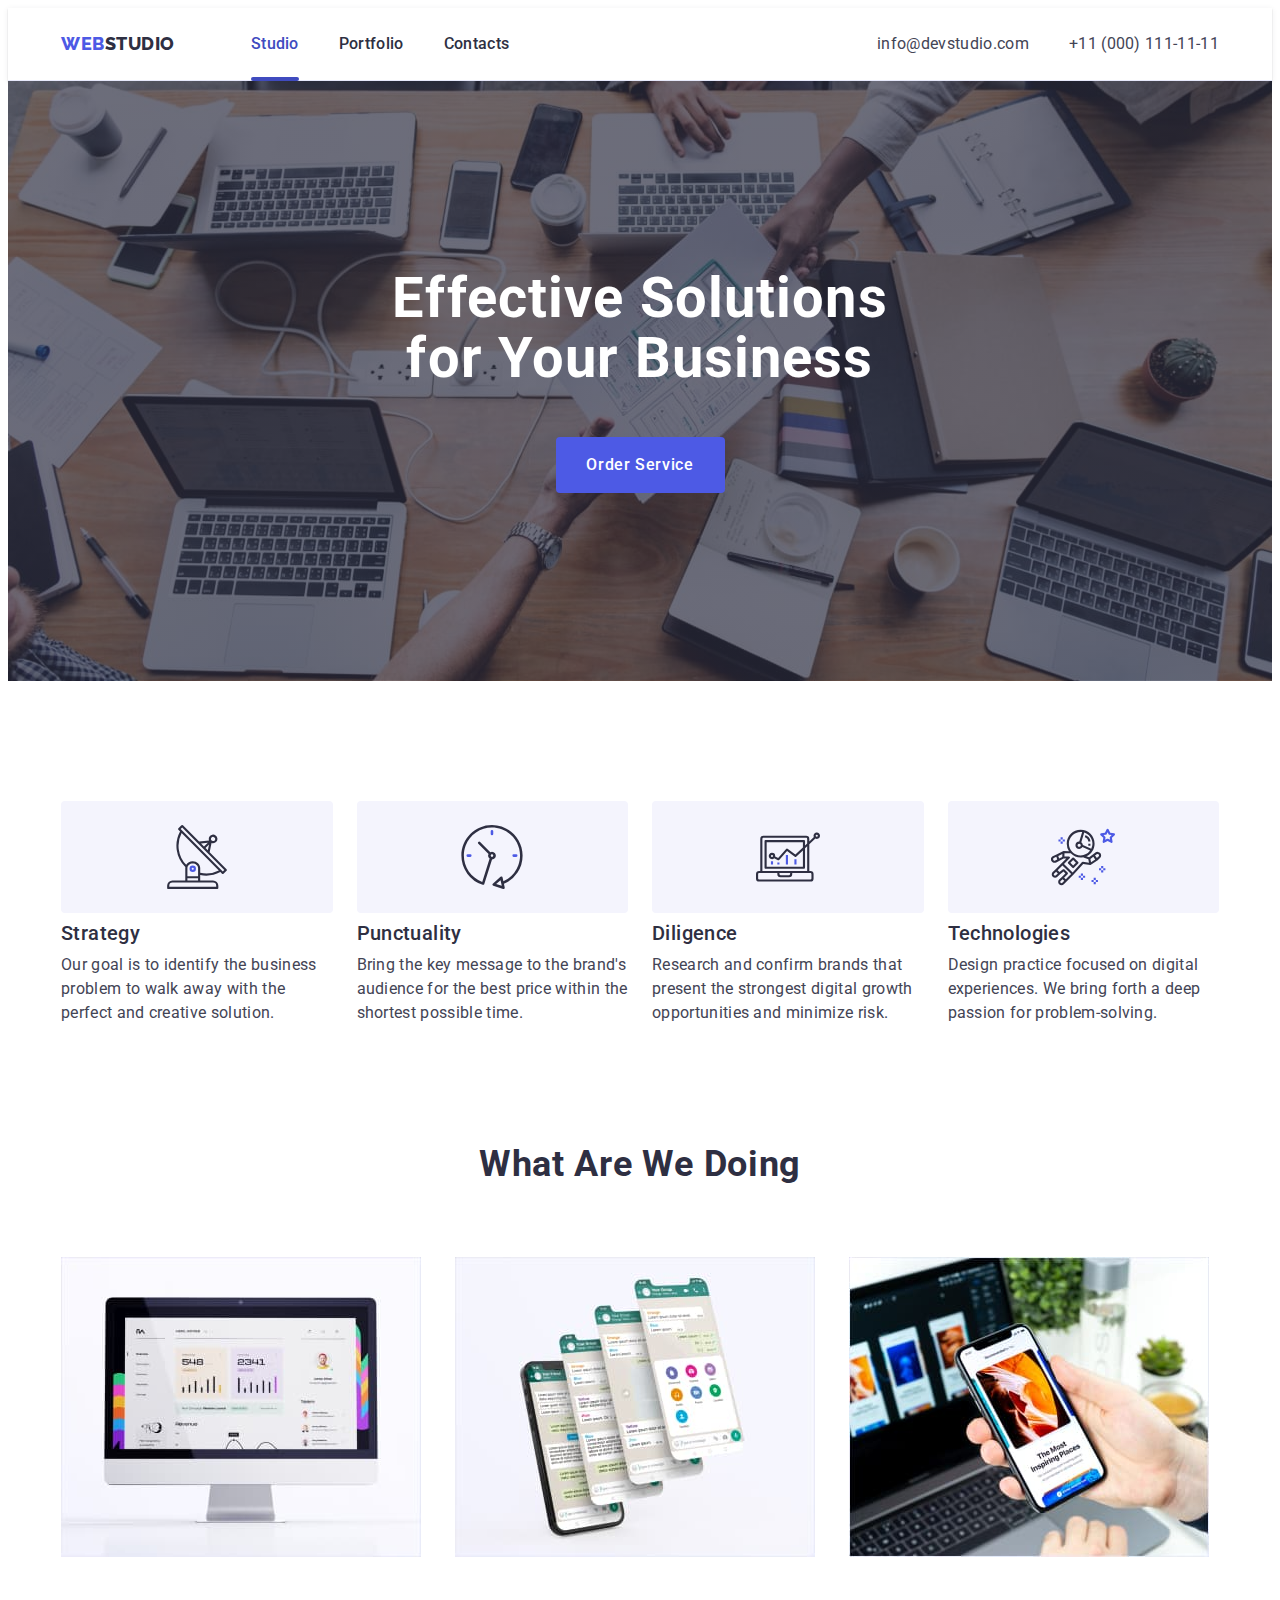
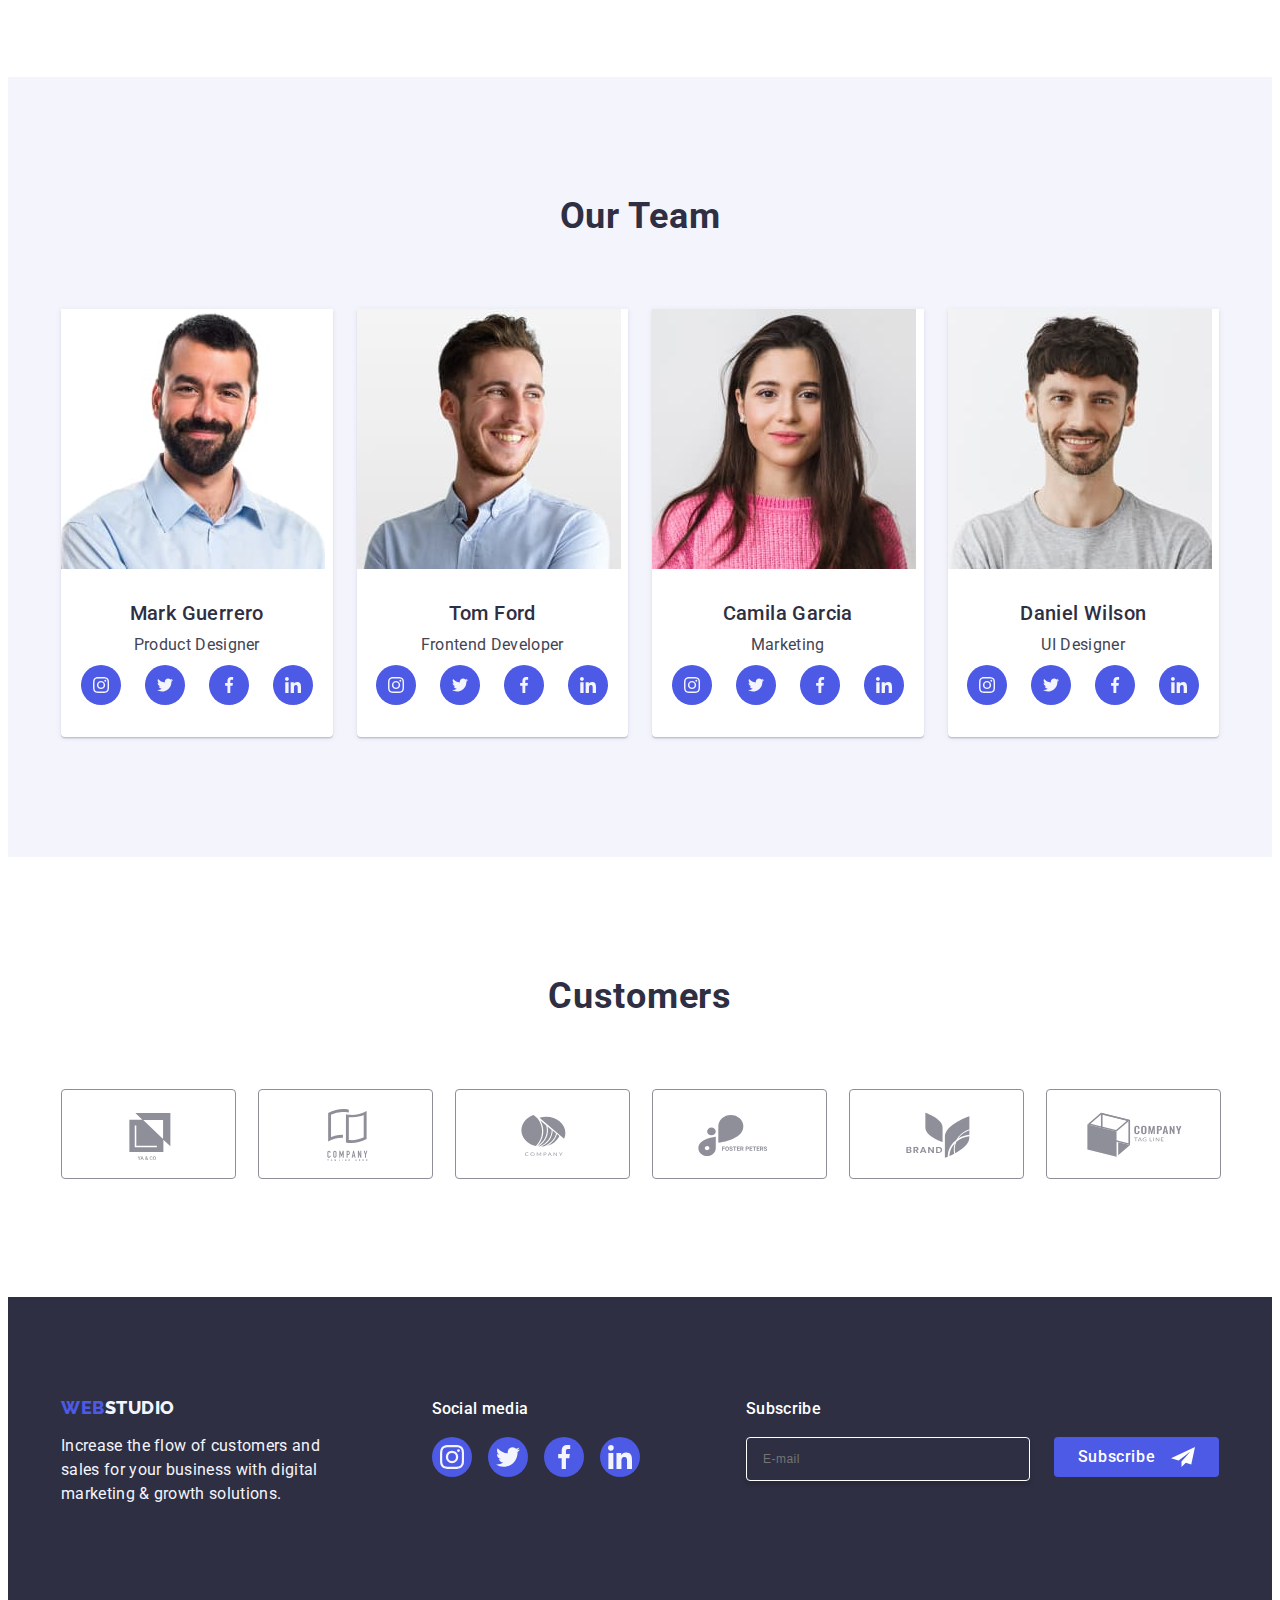
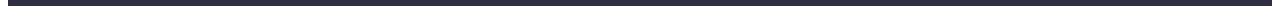
<file: index.html>
<!DOCTYPE html>
<html lang="en">
  <head>
    <meta charset="utf-8" />
    <meta name="description" content="Web studio page" />
    <title>WebStudio</title>
    <link
      rel="stylesheet"
      href="https://cdnjs.cloudflare.com/ajax/libs/modern-normalize/2.0.0/modern-normalize.min.css"
      integrity="sha512-4xo8blKMVCiXpTaLzQSLSw3KFOVPWhm/TRtuPVc4WG6kUgjH6J03IBuG7JZPkcWMxJ5huwaBpOpnwYElP/m6wg=="
      crossorigin="anonymous"
      referrerpolicy="no-referrer"
    />
    <link rel="stylesheet" href="./css/styles.css" />
    <link rel="preconnect" href="https://fonts.gstatic.com" />
    <link rel="preconnect" href="https://fonts.googleapis.com" />
    <link
      href="https://fonts.googleapis.com/css2?family=Raleway:wght@800&family=Roboto:wght@400;500;700;900&display=swap"
      rel="stylesheet"
    />
  </head>
  <body>
    <header class="header">
      <div class="div-header container">
        <nav class="nav-header">
          <a href="./index.html" class="logo link"
            >Web<span class="logo-secondary">Studio</span></a
          >
          <ul class="list menu">
            <li>
              <a href="./index.html" class="list-item link link-active class"
                >Studio</a
              >
            </li>
            <li>
              <a href="./portfolio.html" class="list-item link">Portfolio</a>
            </li>
            <li>
              <a href="" class="list-item link">Contacts</a>
            </li>
          </ul>
        </nav>
        <address class="address">
          <ul class="list address-list">
            <li>
              <a href="mailto:info@devstudio.com" class="address-list-item link"
                >info@devstudio.com</a
              >
            </li>
            <li>
              <a href="tel:+110001111111" class="address-list-item link"
                >+11 (000) 111-11-11</a
              >
            </li>
          </ul>
        </address>
      </div>
    </header>
    <main>
      <section class="main-banner section main-banner-background">
        <div class="container">
          <h1 class="main-banner-header">
            Effective Solutions for Your Business
          </h1>
          <button type="button" class="main-banner-button" data-modal-open>
            Order Service
          </button>
        </div>
      </section>
      <section class="section">
        <div class="container">
          <h2 class="visually-hidden">Header2</h2>
          <ul class="list characteristics-list">
            <li class="characteristics-list-item">
              <div class="icons">
                <svg width="64" height="64">
                  <use href="./images/icons.svg#icon-antenna-1"></use>
                </svg>
              </div>
              <h3 class="characteristics-list-item-header">Strategy</h3>
              <p class="characteristics-list-item-description">
                Our goal is to identify the business problem to walk away with
                the perfect and creative solution.
              </p>
            </li>
            <li class="characteristics-list-item">
              <div class="icons">
                <svg width="64" height="64">
                  <use href="./images/icons.svg#icon-clock-1"></use>
                </svg>
              </div>
              <h3 class="characteristics-list-item-header">Punctuality</h3>
              <p class="characteristics-list-item-description">
                Bring the key message to the brand's audience for the best price
                within the shortest possible time.
              </p>
            </li>
            <li class="characteristics-list-item">
              <div class="icons">
                <svg width="64" height="64">
                  <use href="./images/icons.svg#icon-diagram-1"></use>
                </svg>
              </div>
              <h3 class="characteristics-list-item-header">Diligence</h3>
              <p class="characteristics-list-item-description">
                Research and confirm brands that present the strongest digital
                growth opportunities and minimize risk.
              </p>
            </li>
            <li class="characteristics-list-item">
              <div class="icons">
                <svg width="64" height="64">
                  <use href="./images/icons.svg#icon-astronaut-1"></use>
                </svg>
              </div>
              <h3 class="characteristics-list-item-header">Technologies</h3>
              <p class="characteristics-list-item-description">
                Design practice focused on digital experiences. We bring forth a
                deep passion for problem-solving.
              </p>
            </li>
          </ul>
        </div>
      </section>
      <section class="section secondary-list-section">
        <div class="container">
          <h2 class="secondary-list-header">What are we doing</h2>
          <ul class="list secondary-list">
            <li class="secondary-list-item">
              <img
                src="./images/Rectangle71(1).jpg"
                alt="Computer screen showing statistics"
                width="360"
                height="300"
              />
            </li>
            <li class="secondary-list-item">
              <img
                src="./images/img2(1).jpg"
                alt="Multiple layers of a phone screen"
                width="360"
                height="300"
              />
            </li>
            <li class="secondary-list-item">
              <img
                src="./images/img3(1).jpg"
                alt="A hand holding a phone over a laptop"
                width="360"
                height="300"
              />
            </li>
          </ul>
        </div>
      </section>
      <section class="fourth-section section">
        <div class="container">
          <h2 class="secondary-list-header">Our Team</h2>
          <ul class="list main-list">
            <li class="main-list-element">
              <img
                src="./images/img(4).jpg"
                alt="a smiling man with dark hair and beard wearing a light blue shirt"
                width="264"
                height="260"
              />
              <div class="employee">
                <h3 class="main-list-item">Mark Guerrero</h3>
                <p class="main-list-item-description">Product Designer</p>
                <ul class="icon-list">
                  <li class="social-media">
                    <a href="" class="social-media-link">
                      <svg class="social-media-icon" width="16" height="16">
                        <use
                          href="./images/icons.svg#icon-instagram-2"
                        ></use></svg
                    ></a>
                  </li>
                  <li class="social-media">
                    <a href="" class="social-media-link">
                      <svg class="social-media-icon" width="16" height="16">
                        <use
                          href="./images/icons.svg#icon-twitter-1"
                        ></use></svg
                    ></a>
                  </li>
                  <li class="social-media">
                    <a href="" class="social-media-link">
                      <svg class="social-media-icon" width="16" height="16">
                        <use
                          href="./images/icons.svg#icon-facebook-1"
                        ></use></svg
                    ></a>
                  </li>
                  <li class="social-media">
                    <a href="" class="social-media-link">
                      <svg class="social-media-icon" width="16" height="16">
                        <use
                          href="./images/icons.svg#icon-linkedin-1"
                        ></use></svg
                    ></a>
                  </li>
                </ul>
              </div>
            </li>
            <li class="main-list-element">
              <img
                src="./images/img(1)(1).jpg"
                alt="a smiling man with dark hair and beard wearing a light blue shirt"
                width="264"
                height="260"
              />
              <div class="employee">
                <h3 class="main-list-item">Tom Ford</h3>
                <p class="main-list-item-description">Frontend Developer</p>
                <ul class="icon-list">
                  <li class="social-media">
                    <a href="" class="social-media-link">
                      <svg class="social-media-icon" width="16" height="16">
                        <use
                          href="./images/icons.svg#icon-instagram-2"
                        ></use></svg
                    ></a>
                  </li>
                  <li class="social-media">
                    <a href="" class="social-media-link">
                      <svg class="social-media-icon" width="16" height="16">
                        <use
                          href="./images/icons.svg#icon-twitter-1"
                        ></use></svg
                    ></a>
                  </li>
                  <li class="social-media">
                    <a href="" class="social-media-link">
                      <svg class="social-media-icon" width="16" height="16">
                        <use
                          href="./images/icons.svg#icon-facebook-1"
                        ></use></svg
                    ></a>
                  </li>
                  <li class="social-media">
                    <a href="" class="social-media-link">
                      <svg class="social-media-icon" width="16" height="16">
                        <use
                          href="./images/icons.svg#icon-linkedin-1"
                        ></use></svg
                    ></a>
                  </li>
                </ul>
              </div>
            </li>
            <li class="main-list-element">
              <img
                src="./images/img(2)(1).jpg"
                alt="a smiling woman with long dark hair wearing a pink sweater"
                width="264"
                height="260"
              />
              <div class="employee">
                <h3 class="main-list-item">Camila Garcia</h3>
                <p class="main-list-item-description">Marketing</p>
                <ul class="icon-list">
                  <li class="social-media">
                    <a href="" class="social-media-link">
                      <svg class="social-media-icon" width="16" height="16">
                        <use
                          href="./images/icons.svg#icon-instagram-2"
                        ></use></svg
                    ></a>
                  </li>
                  <li class="social-media">
                    <a href="" class="social-media-link">
                      <svg class="social-media-icon" width="16" height="16">
                        <use
                          href="./images/icons.svg#icon-twitter-1"
                        ></use></svg
                    ></a>
                  </li>
                  <li class="social-media">
                    <a href="" class="social-media-link">
                      <svg class="social-media-icon" width="16" height="16">
                        <use
                          href="./images/icons.svg#icon-facebook-1"
                        ></use></svg
                    ></a>
                  </li>
                  <li class="social-media">
                    <a href="" class="social-media-link">
                      <svg class="social-media-icon" width="16" height="16">
                        <use
                          href="./images/icons.svg#icon-linkedin-1"
                        ></use></svg
                    ></a>
                  </li>
                </ul>
              </div>
            </li>
            <li class="main-list-element">
              <img
                src="./images/img(3)(1).jpg"
                alt="a smiling man with a beard and dark hair wearing a gray shirt"
                width="264"
                height="260"
              />
              <div class="employee">
                <h3 class="main-list-item">Daniel Wilson</h3>
                <p class="main-list-item-description">UI Designer</p>
                <ul class="icon-list">
                  <li class="social-media">
                    <a href="" class="social-media-link">
                      <svg class="social-media-icon" width="16" height="16">
                        <use
                          href="./images/icons.svg#icon-instagram-2"
                        ></use></svg
                    ></a>
                  </li>
                  <li class="social-media">
                    <a href="" class="social-media-link">
                      <svg class="social-media-icon" width="16" height="16">
                        <use
                          href="./images/icons.svg#icon-twitter-1"
                        ></use></svg
                    ></a>
                  </li>
                  <li class="social-media">
                    <a href="" class="social-media-link">
                      <svg class="social-media-icon" width="16" height="16">
                        <use
                          href="./images/icons.svg#icon-facebook-1"
                        ></use></svg
                    ></a>
                  </li>
                  <li class="social-media">
                    <a href="" class="social-media-link">
                      <svg class="social-media-icon" width="16" height="16">
                        <use
                          href="./images/icons.svg#icon-linkedin-1"
                        ></use></svg
                    ></a>
                  </li>
                </ul>
              </div>
            </li>
          </ul>
        </div>
      </section>
      <section class="customers-section section">
        <div class="container">
          <h2 class="secondary-list-header">Customers</h2>
          <ul class="customers-list">
            <li class="customers-list-item">
              <a href="" class="customers-list-link">
                <svg width="104" height="56" class="customers-list-icon">
                  <use href="./images/icons.svg#icon-Logo"></use></svg
              ></a>
            </li>
            <li class="customers-list-item">
              <a href="" class="customers-list-link">
                <svg width="104" height="56" class="customers-list-icon">
                  <use href="./images/icons.svg#icon-Logo-1"></use></svg
              ></a>
            </li>
            <li class="customers-list-item">
              <a href="" class="customers-list-link">
                <svg width="104" height="56" class="customers-list-icon">
                  <use href="./images/icons.svg#icon-Logo-2"></use></svg
              ></a>
            </li>
            <li class="customers-list-item">
              <a href="" class="customers-list-link">
                <svg width="104" height="56" class="customers-list-icon">
                  <use href="./images/icons.svg#icon-Logo-3"></use></svg
              ></a>
            </li>
            <li class="customers-list-item">
              <a href="" class="customers-list-link">
                <svg width="104" height="56" class="customers-list-icon">
                  <use href="./images/icons.svg#icon-Logo-4"></use></svg
              ></a>
            </li>
            <li class="customers-list-item">
              <a href="" class="customers-list-link">
                <svg width="104" height="56" class="customers-list-icon">
                  <use href="./images/icons.svg#icon-Logo-5"></use></svg
              ></a>
            </li>
          </ul>
        </div>
      </section>
    </main>
    <footer class="footer">
      <div class="container footer-secondary">
        <div class="footer-logo">
          <a href="./index.html" class="logo link footer-link"
            >Web<span class="logo-secondary-footer">Studio</span></a
          >
          <p class="footer-description">
            Increase the flow of customers and sales for your business with
            digital marketing & growth solutions.
          </p>
        </div>
        <div>
          <p class="footer-header">Social media</p>
          <ul class="icon-list-footer">
            <li class="icon-list-footer-item">
              <a href="" class="icon-list-footer-link">
                <svg class="icon" height="24" width="24">
                  <use href="./images/icons.svg#icon-instagram-2"></use></svg
              ></a>
            </li>
            <li class="icon-list-footer-item">
              <a href="" class="icon-list-footer-link">
                <svg class="icon" height="24" width="24">
                  <use href="./images/icons.svg#icon-twitter-1"></use></svg
              ></a>
            </li>
            <li class="icon-list-footer-item">
              <a href="" class="icon-list-footer-link">
                <svg class="icon" height="24" width="24">
                  <use href="./images/icons.svg#icon-facebook-1"></use></svg
              ></a>
            </li>
            <li class="icon-list-footer-item">
              <a href="" class="icon-list-footer-link">
                <svg class="icon" height="24" width="24">
                  <use href="./images/icons.svg#icon-linkedin-1"></use></svg
              ></a>
            </li>
          </ul>
        </div>
        <div class="subscription">
          <p class="subscription-text">Subscribe</p>
          <form name="substribtion-form" class="subscription-form">
            <label class="subscription-label">
              <input
                type="email"
                name="email"
                placeholder="E-mail"
                class="subscription-input"
            /></label>
            <button type="submit" class="subscription-button">
              Subscribe<svg class="foot-svg" width="24" height="24">
                <use href="./images/forms-svgs.svg#icon-icon-send"></use>
              </svg>
            </button>
          </form>
        </div>
      </div>
    </footer>
    <div class="modal is-hidden" data-modal>
      <div class="modal-window">
        <button type="button" data-modal-close class="modal-button">
          <svg class="modal-svg" height="8" width="8">
            <use href="./images/symbol-defs.svg#icon-VectorModal"></use>
          </svg>
        </button>
        <p class="contacts-form">
          Leave your contacts and we will call you back
        </p>
        <form class="form-start">
          <div class="form-point">
            <label class="form-label" for="user-name">Name</label>
            <div class="form-div">
              <input
                type="text"
                name="user-name"
                id="user-name"
                class="form-input"
                required
              />
              <svg class="form-svg" width="18" height="24">
                <use
                  href="./images/forms-svgs.svg#icon-person-black-18dp-1"
                ></use>
              </svg>
            </div>
          </div>
          <div class="form-point">
            <label class="form-label" for="phone-number">Phone</label>
            <div class="form-div">
              <input
                type="tel"
                name="phone"
                id="phone-number"
                class="form-input"
                required
              /><svg class="form-svg" width="18" height="24">
                <use
                  href="./images/forms-svgs.svg#icon-phone-black-18dp-1"
                ></use>
              </svg>
            </div>
          </div>
          <div class="form-point">
            <label class="form-label" for="email-address">Email</label>
            <div class="form-div">
              <input
                type="email"
                name="email"
                id="email-address"
                class="form-input"
                required
              /><svg class="form-svg" width="18" height="24">
                <use
                  href="./images/forms-svgs.svg#icon-email-black-18dp-1"
                ></use>
              </svg>
            </div>
          </div>
          <div class="form-point-comment">
            <label class="form-label" for="user-comment">Comment</label>
            <textarea
              class="modal-window-form-textarea"
              id="user-comment"
              name="user-comment"
              placeholder="Text input"
              required
            ></textarea>
          </div>
          <div class="form-checkbox">
            <input
              type="checkbox"
              name="user-privacy"
              value="true"
              id="user-privacy"
              class="form-privacy-policy visually-hidden"
              required
            /><label class="form-checkbox-label" for="user-privacy"
              ><span class="form-checkbox-privacy-policy"
                ><svg class="privacy-policy-icon" width="10" height="8">
                  <use
                    href="./images/forms-svgs.svg#icon-Vector"
                  ></use></svg></span
              >I accept the terms and conditions of the
              <a href="" class="privacy-policy-link">Privacy Policy</a></label
            >
          </div>
          <button type="submit" class="form-button">Send</button>
        </form>
      </div>
    </div>
    <script src="./js/modal.js"></script>
    <script src="./js/mobile-menu.js"></script>
  </body>
</html>
</file>
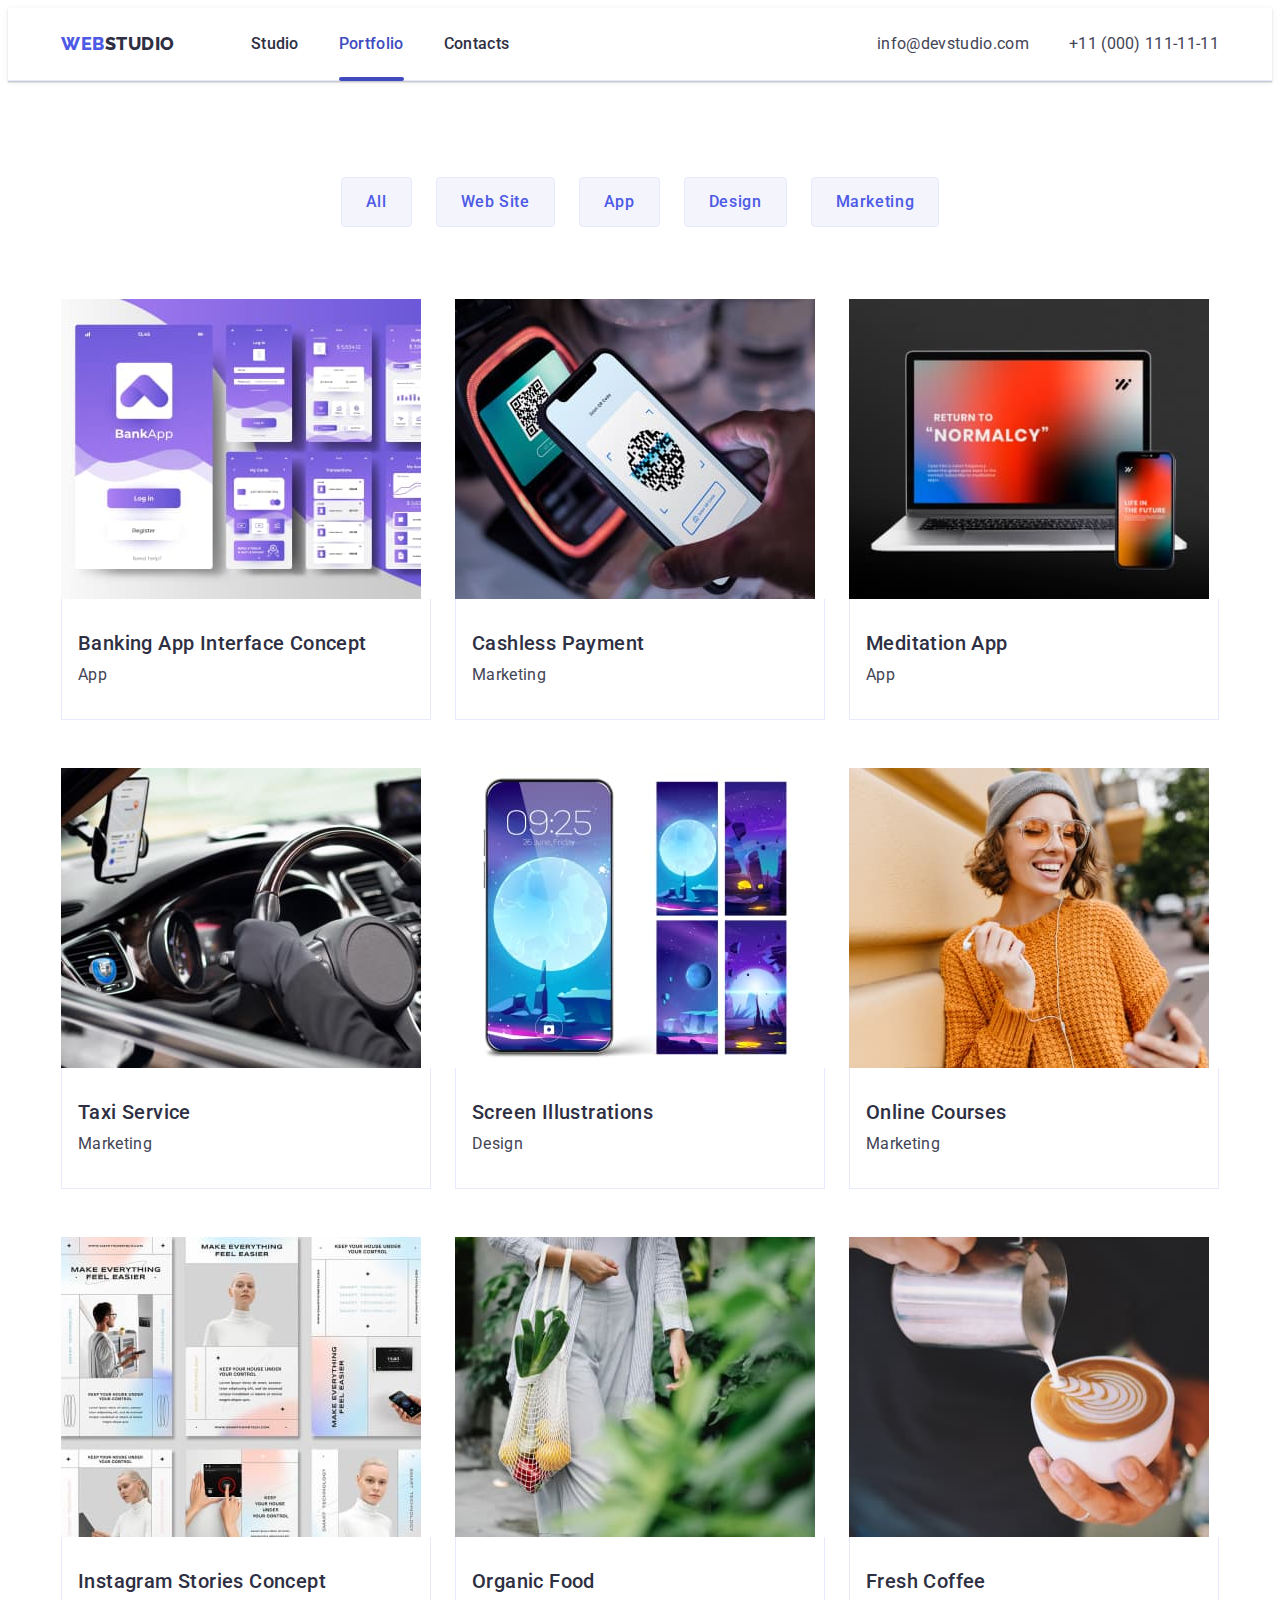
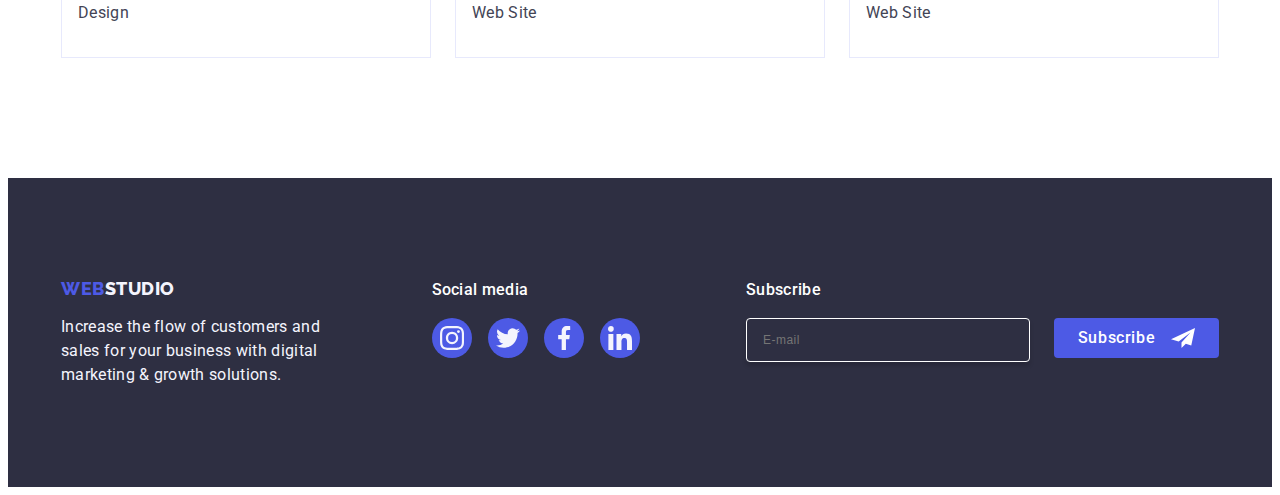
<file: portfolio.html>
<!DOCTYPE html>
<html lang="en">
  <head>
    <meta charset="utf-8" />
    <meta name="description" content="Web studio page" />
    <title>WebStudio</title>
    <link
      rel="stylesheet"
      href="https://cdnjs.cloudflare.com/ajax/libs/modern-normalize/2.0.0/modern-normalize.min.css"
      integrity="sha512-4xo8blKMVCiXpTaLzQSLSw3KFOVPWhm/TRtuPVc4WG6kUgjH6J03IBuG7JZPkcWMxJ5huwaBpOpnwYElP/m6wg=="
      crossorigin="anonymous"
      referrerpolicy="no-referrer"
    />
    <link rel="stylesheet" href="./css/styles.css" />
    <link rel="preconnect" href="https://fonts.gstatic.com" />
    <link rel="preconnect" href="https://fonts.googleapis.com" />
    <link
      href="https://fonts.googleapis.com/css2?family=Raleway:wght@800&family=Roboto:wght@400;500;700;900&display=swap"
      rel="stylesheet"
    />
  </head>
  <body>
    <header class="header">
      <div class="div-header container">
        <nav class="nav-header">
          <a href="./index.html" class="logo link"
            >Web<span class="logo-secondary">Studio</span></a
          >
          <ul class="list menu">
            <li>
              <a href="./index.html" class="list-item link">Studio</a>
            </li>
            <li>
              <a
                href="./portfolio.html"
                class="list-item link link-active class"
                >Portfolio</a
              >
            </li>
            <li>
              <a href="" class="list-item link">Contacts</a>
            </li>
          </ul>
        </nav>
        <address class="address">
          <ul class="list address-list">
            <li>
              <a href="mailto:info@devstudio.com" class="address-list-item link"
                >info@devstudio.com</a
              >
            </li>
            <li>
              <a href="tel:+110001111111" class="address-list-item link"
                >+11 (000) 111-11-11</a
              >
            </li>
          </ul>
        </address>
      </div>
    </header>
    <main>
      <section class="section portfolio-main">
        <div class="container">
          <h1 class="visually-hidden">Header2</h1>
          <ul class="list button-list">
            <li><button type="button" class="button-list-item">All</button></li>
            <li>
              <button type="button" class="button-list-item">Web Site</button>
            </li>
            <li>
              <button type="button" class="button-list-item">App</button>
            </li>
            <li>
              <button type="button" class="button-list-item">Design</button>
            </li>
            <li>
              <button type="button" class="button-list-item">Marketing</button>
            </li>
          </ul>
          <ul class="list portfolio-list">
            <li class="portfolio-list-flex">
              <a href="" class="link portfolio-link">
                <div class="portfolio-list-image">
                  <img
                    src="./images/screens.jpg"
                    alt="various screens of an app concept"
                    width="360"
                    height="300"
                  />
                  <p class="portfolio-list-image-text">
                    14 Stylish and User-Friendly App Design Concepts · Task
                    Manager App · Calorie Tracker App · Exotic Fruit Ecommerce
                    App · Cloud Storage App
                  </p>
                </div>
                <div class="portfolio-list-description">
                  <h2 class="portfolio-list-item">
                    Banking App Interface Concept
                  </h2>
                  <p class="portfolio-category">App</p>
                </div></a
              >
            </li>
            <li class="portfolio-list-flex">
              <a href="" class="link portfolio-link">
                <div class="portfolio-list-image">
                  <img
                    src="./images/cashless.jpg"
                    alt="a smartphone paying with a QR code"
                    width="360"
                    height="300"
                  />
                  <p class="portfolio-list-image-text">
                    14 Stylish and User-Friendly App Design Concepts · Task
                    Manager App · Calorie Tracker App · Exotic Fruit Ecommerce
                    App · Cloud Storage App
                  </p>
                </div>
                <div class="portfolio-list-description">
                  <h2 class="portfolio-list-item">Cashless Payment</h2>
                  <p class="portfolio-category">Marketing</p>
                </div></a
              >
            </li>
            <li class="portfolio-list-flex">
              <a href="" class="link portfolio-link">
                <div class="portfolio-list-image">
                  <img
                    src="./images/laptop.jpg"
                    alt="a laptop and a smartphone showing an app screen"
                    width="360"
                    height="300"
                  />
                  <p class="portfolio-list-image-text">
                    14 Stylish and User-Friendly App Design Concepts · Task
                    Manager App · Calorie Tracker App · Exotic Fruit Ecommerce
                    App · Cloud Storage App
                  </p>
                </div>
                <div class="portfolio-list-description">
                  <h2 class="portfolio-list-item">Meditation App</h2>
                  <p class="portfolio-category">App</p>
                </div></a
              >
            </li>
            <li class="portfolio-list-flex">
              <a href="" class="link portfolio-link">
                <div class="portfolio-list-image">
                  <img
                    src="./images/car.jpg"
                    alt="an inside of a car and a smartphone above the steering wheel"
                    width="360"
                    height="300"
                  />
                  <p class="portfolio-list-image-text">
                    14 Stylish and User-Friendly App Design Concepts · Task
                    Manager App · Calorie Tracker App · Exotic Fruit Ecommerce
                    App · Cloud Storage App
                  </p>
                </div>
                <div class="portfolio-list-description">
                  <h2 class="portfolio-list-item">Taxi Service</h2>
                  <p class="portfolio-category">Marketing</p>
                </div></a
              >
            </li>
            <li class="portfolio-list-flex">
              <a href="" class="link portfolio-link">
                <div class="portfolio-list-image">
                  <img
                    src="./images/phone.jpg"
                    alt="various wallpapers and a screen of a smartphone"
                    width="360"
                    height="300"
                  />
                  <p class="portfolio-list-image-text">
                    14 Stylish and User-Friendly App Design Concepts · Task
                    Manager App · Calorie Tracker App · Exotic Fruit Ecommerce
                    App · Cloud Storage App
                  </p>
                </div>
                <div class="portfolio-list-description">
                  <h2 class="portfolio-list-item">Screen Illustrations</h2>
                  <p class="portfolio-category">Design</p>
                </div></a
              >
            </li>
            <li class="portfolio-list-flex">
              <a href="" class="link portfolio-link">
                <div class="portfolio-list-image">
                  <img
                    src="./images/woman.jpg"
                    alt="a smiling woman looking at her phone"
                    width="360"
                    height="300"
                  />
                  <p class="portfolio-list-image-text">
                    14 Stylish and User-Friendly App Design Concepts · Task
                    Manager App · Calorie Tracker App · Exotic Fruit Ecommerce
                    App · Cloud Storage App
                  </p>
                </div>
                <div class="portfolio-list-description">
                  <h2 class="portfolio-list-item">Online Courses</h2>
                  <p class="portfolio-category">Marketing</p>
                </div></a
              >
            </li>
            <li class="portfolio-list-flex">
              <a href="" class="link portfolio-link">
                <div class="portfolio-list-image">
                  <img
                    src="./images/marketing.jpg"
                    alt="various phone screens with website designs"
                    width="360"
                    height="300"
                  />
                  <p class="portfolio-list-image-text">
                    14 Stylish and User-Friendly App Design Concepts · Task
                    Manager App · Calorie Tracker App · Exotic Fruit Ecommerce
                    App · Cloud Storage App
                  </p>
                </div>
                <div class="portfolio-list-description">
                  <h2 class="portfolio-list-item">Instagram Stories Concept</h2>
                  <p class="portfolio-category">Design</p>
                </div></a
              >
            </li>
            <li class="portfolio-list-flex">
              <a href="" class="link portfolio-link">
                <div class="portfolio-list-image">
                  <img
                    src="./images/shopping.jpg"
                    alt="a person carrying groceries"
                    width="360"
                    height="300"
                  />
                  <p class="portfolio-list-image-text">
                    14 Stylish and User-Friendly App Design Concepts · Task
                    Manager App · Calorie Tracker App · Exotic Fruit Ecommerce
                    App · Cloud Storage App
                  </p>
                </div>
                <div class="portfolio-list-description">
                  <h2 class="portfolio-list-item">Organic Food</h2>
                  <p class="portfolio-category">Web Site</p>
                </div></a
              >
            </li>
            <li class="portfolio-list-flex">
              <a href="" class="link portfolio-link">
                <div class="portfolio-list-image">
                  <img
                    src="./images/coffee.jpg"
                    alt="someone making a design with cream on a cup of coffee"
                    width="360"
                    height="300"
                  />
                  <p class="portfolio-list-image-text">
                    14 Stylish and User-Friendly App Design Concepts · Task
                    Manager App · Calorie Tracker App · Exotic Fruit Ecommerce
                    App · Cloud Storage App
                  </p>
                </div>
                <div class="portfolio-list-description">
                  <h2 class="portfolio-list-item">Fresh Coffee</h2>
                  <p class="portfolio-category">Web Site</p>
                </div></a
              >
            </li>
          </ul>
        </div>
      </section>
    </main>
    <footer class="footer">
      <div class="container footer-secondary">
        <div class="footer-logo">
          <a href="./index.html" class="logo link footer-link"
            >Web<span class="logo-secondary-footer">Studio</span></a
          >
          <p class="footer-description">
            Increase the flow of customers and sales for your business with
            digital marketing & growth solutions.
          </p>
        </div>
        <div>
          <p class="footer-header">Social media</p>
          <ul class="icon-list-footer">
            <li class="icon-list-footer-item">
              <a href="" class="icon-list-footer-link">
                <svg class="icon" height="24" width="24">
                  <use href="./images/icons.svg#icon-instagram-2"></use></svg
              ></a>
            </li>
            <li class="icon-list-footer-item">
              <a href="" class="icon-list-footer-link">
                <svg class="icon" height="24" width="24">
                  <use href="./images/icons.svg#icon-twitter-1"></use></svg
              ></a>
            </li>
            <li class="icon-list-footer-item">
              <a href="" class="icon-list-footer-link">
                <svg class="icon" height="24" width="24">
                  <use href="./images/icons.svg#icon-facebook-1"></use></svg
              ></a>
            </li>
            <li class="icon-list-footer-item">
              <a href="" class="icon-list-footer-link">
                <svg class="icon" height="24" width="24">
                  <use href="./images/icons.svg#icon-linkedin-1"></use></svg
              ></a>
            </li>
          </ul>
        </div>
        <div class="subscription">
          <p class="subscription-text">Subscribe</p>
          <form name="substribtion-form" class="subscription-form">
            <label class="subscription-label">
              <input
                type="email"
                name="email"
                placeholder="E-mail"
                class="subscription-input"
            /></label>
            <button type="submit" class="subscription-button">
              Subscribe<svg class="foot-svg" width="24" height="24">
                <use href="./images/forms-svgs.svg#icon-icon-send"></use>
              </svg>
            </button>
          </form>
        </div>
      </div>
    </footer>
  </body>
</html>
</file>
<file: css/styles.css>
body {
  font-family: Roboto, sans-serif;
  color: #434455;
  background-color: #ffffff;
}
:root {
  --brand-color: #4d5ae5;
  --portfolio-color: #f4f4fd;
  --form-color: #2e2f42;
  --form-label-color: #8e8f99;
  --form-checkbox-color: #404bbf;
}
h1,
h2,
h3,
h4,
h5,
h6,
p {
  margin: 0;
}

img {
  display: block;
  max-width: 100%;
  height: auto;
}

button {
  cursor: pointer;
  border: none;
  border-radius: 4px;
}

ul,
ol {
  list-style: none;
  margin: 0;
  padding-left: 0;
}

.link {
  text-decoration: none;
}
.container {
  max-width: 1158px;
  padding: 0 15px;
  margin: 0 auto;
}

.section {
  padding-top: 120px;
  padding-bottom: 120px;
}
.header {
  border-bottom: 1px solid #e7e9fc;
  box-shadow: 0px 2px 1px rgba(46, 47, 66, 0.08),
    0px 1px 1px rgba(46, 47, 66, 0.16), 0px 1px 6px rgba(46, 47, 66, 0.08);
}
.div-header {
  display: flex;
  justify-content: space-between;
}
.nav-header {
  display: flex;
  align-items: center;
}
.menu {
  display: flex;
  flex-direction: row;
  gap: 40px;
}
.address {
  font-style: normal;
  display: flex;
  align-items: center;
}
.address-list-item {
  font-size: 16px;
  line-height: 1.5;
  letter-spacing: 0.02em;
  color: #434455;
  transition: color 250ms cubic-bezier(0.4, 0, 0.2, 1);
}
.address-list {
  display: flex;
  text-align: left;
  align-items: center;
  gap: 40px;
}
.logo {
  font-family: Raleway, sans-serif;
  font-weight: 800;
  font-size: 18px;
  line-height: 1.17;
  letter-spacing: 0.03em;
  text-transform: uppercase;
  color: #4d5ae5;
  margin-right: 76px;
}

.link-active {
  color: var(--brand-color);
}
.link-active::after {
  width: 100%;
}
.logo-secondary {
  color: #2e2f42;
}
.list {
  list-style: none;
}
.list-item {
  display: inline-block;
  font-weight: 500;
  font-size: 16px;
  line-height: 1.5;
  letter-spacing: 0.02em;
  color: #2e2f42;
  padding: 24px 0;
  position: relative;
  transition: color 250ms cubic-bezier(0.4, 0, 0.2, 1);
}
.list-item::after {
  content: "";
  position: absolute;
  left: 0;
  bottom: -1px;
  height: 4px;
  background-color: #404bbf;
  border-radius: 2px;
}
.list-item:hover {
  color: #404bbf;
}
.list-item:focus {
  color: #404bbf;
}
.link:hover {
  color: #404bbf;
}
.link:focus {
  color: #404bbf;
}
.class {
  color: #404bbf;
}
.main-banner {
  padding: 188px 0;
}
.main-banner-background {
  background-image: linear-gradient(
      rgba(46, 47, 66, 0.7),
      rgba(46, 47, 66, 0.7)
    ),
    url(../images/office.jpg);
  background-color: #2e2f42;
  max-width: 1440px;
  background-repeat: no-repeat;
  background-position: center;
  background-size: cover;
  margin: 0 auto;
}
.main-banner > .container {
  width: 600px;
}
.main-banner-header {
  font-size: 56px;
  line-height: 1.07;
  text-align: center;
  letter-spacing: 0.02em;
  color: #ffffff;
  text-wrap: wrap;
  max-width: 496px;
  margin: 0 auto 48px;
}
.main-banner-button {
  background-color: #4d5ae5;
  font-family: "Roboto", sans-serif;
  font-weight: 500;
  font-size: 16px;
  line-height: 1.5;
  letter-spacing: 0.04em;
  color: #ffffff;
  cursor: pointer;
  padding: 16px, 32px, 16px, 32px;
  display: block;
  min-width: 169px;
  height: 56px;
  border: none;
  border-radius: 4px;
  transition: background-color 250ms cubic-bezier(0.4, 0, 0.2, 1);
  margin: auto;
}
.main-banner-button:hover {
  background-color: #404bbf;
}
.main-banner-button:focus {
  background-color: #404bbf;
}
.second-section-container {
  display: flex;
  align-items: center;
}
.characteristics-list {
  display: flex;
  justify-content: center;
  align-content: center;
  gap: 24px;
}
.characteristics-list-item {
  flex-basis: calc((100% - 72px) / 4);
}
.characteristics-list-item-header {
  font-weight: 500;
  font-size: 20px;
  line-height: 1.2;
  letter-spacing: 0.02em;
  color: #2e2f42;
  margin-bottom: 8px;
}
.characteristics-list-item-description {
  font-size: 16px;
  line-height: 1.5;
  letter-spacing: 0.02em;
  color: #434455;
}
.main-list {
  display: flex;
  justify-content: center;
  align-items: center;
  gap: 24px;
}
.main-list-element {
  background-color: #ffffff;
  width: calc((100% - 72px) / 4);
  box-shadow: 0px 1px 6px rgba(46, 47, 66, 0.08),
    0px 1px 1px rgba(46, 47, 66, 0.16), 0px 2px 1px rgba(46, 47, 66, 0.08);
  border-radius: 0px 0px 4px 4px;
}
.employee {
  padding: 32px 0px;
}
.main-list-item {
  font-weight: 500;
  font-size: 20px;
  line-height: 1.2;
  letter-spacing: 0.02em;
  color: #2e2f42;
  margin-bottom: 8px;
  text-align: center;
}
.main-list-item-description {
  font-size: 16px;
  line-height: 1.5;
  letter-spacing: 0.02em;
  color: #434455;
  text-align: center;
}
.secondary-list-header {
  font-size: 36px;
  line-height: 1.11;
  text-align: center;
  letter-spacing: 0.02em;
  text-transform: capitalize;
  color: #2e2f42;
  margin-bottom: 72px;
}
.fourth-section {
  background-color: #f4f4fd;
}
.visually-hidden {
  position: absolute;
  width: 1px;
  height: 1px;
  margin: -1px;
  border: 0;
  padding: 0;
  white-space: nowrap;
  clip-path: inset(100%);
  clip: rect(0 0 0 0);
  overflow: hidden;
}
.secondary-list {
  display: flex;
  justify-content: center;
  align-content: space-between;
  gap: 24px;
}
.secondary-list-item {
  width: calc((100% - 48px) / 3);
}
.secondary-list-section {
  padding-top: 0;
  padding-bottom: 120px;
}
.customers-section > .container {
  display: flex;
  flex-direction: column;
}
.customers-list {
  display: flex;
  justify-content: center;
  align-items: center;
  gap: 24px;
}
.customers-list-item {
  width: calc((100% - 120px) / 6);
  height: 88px;
}
.customers-list-link {
  width: 100%;
  height: 100%;
  border: 1px solid #8e8f99;
  border-radius: 4px;
  display: flex;
  align-items: center;
  justify-content: center;
  color: #8e8f99;
  transition: border-color 250ms cubic-bezier(0.4, 0, 0.2, 1),
    color 250ms cubic-bezier(0.4, 0, 0.2, 1);
}
.customers-list-link:hover {
  border-color: #404bbf;
  color: #404bbf;
}
.customers-list-link:focus {
  border-color: #404bbf;
  color: #404bbf;
}
.customers-list-icon {
  fill: currentColor;
}
.foot-svg {
  margin-left: 16px;
  fill: #ffffff;
}
.footer {
  background-color: #2e2f42;
  padding: 100px 0;
}
.footer > .container {
  display: flex;
  flex-direction: row;
  align-items: flex-start;
}
.footer-link {
  display: inline-block;
  margin-bottom: 16px;
}
.footer-description {
  line-height: 1.5;
  color: #f4f4fd;
  letter-spacing: 0.02em;
  max-width: 264px;
}
.logo-secondary-footer {
  color: #f4f4fd;
}
.footer-secondary {
  display: flex;
  align-items: baseline;
  justify-content: space-between;
}
.footer-header {
  color: #ffffff;
  font-size: 16px;
  font-weight: 500;
  line-height: 1.5;
  letter-spacing: 0.02em;
  margin-bottom: 16px;
}
.icon-list {
  display: flex;
  justify-content: center;
  flex-direction: row;
  gap: 24px;
  padding-top: 8px;
}
.icons {
  display: flex;
  flex-direction: row;
  justify-content: center;
  align-items: center;
  height: 112px;
  background-color: #f4f4fd;
  border-radius: 4px;
  margin-bottom: 8px;
}
.icon {
  fill: #f4f4fd;
}
.icon-list-footer {
  display: flex;
  gap: 16px;
}
.icon-list-footer-item {
  height: 40px;
  width: 40px;
}
.icon-list-footer-link {
  width: 100%;
  height: 100%;
  background-color: #4d5ae5;
  border-radius: 50%;
  display: flex;
  align-items: center;
  justify-content: center;
  transition: background-color 250ms cubic-bezier(0.4, 0, 0.2, 1);
}
.icon-list-footer-link:hover {
  background-color: #31d0aa;
}
.icon-list-footer-link:focus {
  background-color: #31d0aa;
}
.social-media {
  height: 40px;
  width: 40px;
}
.social-media-link {
  width: 100%;
  height: 100%;
  background-color: #4d5ae5;
  border-radius: 50%;
  display: flex;
  align-items: center;
  justify-content: center;
  transition: background-color 250ms cubic-bezier(0.4, 0, 0.2, 1);
}
.social-media-link:hover {
  background-color: #404bbf;
}
.social-media-link:focus {
  background-color: #404bbf;
}
.social-media-icon {
  fill: #f4f4fd;
}
/*PORTFOLIO*/
.button-list {
  display: flex;
  justify-content: center;
  margin-bottom: 72px;
  gap: 24px;
}
.button-list-flex {
  padding: 12px 24px;
  border: 1px solid #e7e9fc;
}
.button-list-item {
  font-family: "Roboto", sans-serif;
  font-size: 16px;
  font-weight: 500;
  line-height: 1.5;
  letter-spacing: 0.04em;
  background-color: #f4f4fd;
  color: #4d5ae5;
  cursor: pointer;
  padding: 12px 24px;
  border: 1px solid #e7e9fc;
  transition: color 250ms cubic-bezier(0.4, 0, 0.2, 1),
    background-color 250ms cubic-bezier(0.4, 0, 0.2, 1),
    border-color 250ms cubic-bezier(0.4, 0, 0.2, 1),
    box-shadow 250ms cubic-bezier(0.4, 0, 0.2, 1);
}
.button-list-item:hover {
  color: #ffffff;
  background-color: #404bbf;
  border: 1px solid transparent;
  box-shadow: 0px 3px 1px rgba(0, 0, 0, 0.1), 0px 2px 1px rgba(0, 0, 0, 0.08),
    0px 2px 2px rgba(0, 0, 0, 0.12);
}
.button-list-item:focus {
  color: #ffffff;
  background-color: #404bbf;
  border: 1px solid transparent;
  box-shadow: 0px 3px 1px rgba(0, 0, 0, 0.1), 0px 2px 1px rgba(0, 0, 0, 0.08),
    0px 2px 2px rgba(0, 0, 0, 0.12);
}
.portfolio-list {
  display: flex;
  flex-wrap: wrap;
  column-gap: 24px;
  row-gap: 48px;
}
.portfolio-list-flex {
  width: calc((100% - 48px) / 3);
}
.portfolio-list-description {
  padding: 32px 16px;
  border: 1px solid #e7e9fc;
  border-top: none;
}
.portfolio-list-item {
  font-weight: 500;
  font-size: 20px;
  line-height: 1.2;
  letter-spacing: 0.02em;
  color: #2e2f42;
  margin-bottom: 8px;
}
.portfolio-category {
  font-size: 16px;
  line-height: 1.5;
  letter-spacing: 0.02em;
  color: #434455;
}
.portfolio-main {
  padding-top: 96px;
  padding-bottom: 120px;
}
.portfolio-link {
  display: block;
  transition: box-shadow 250ms cubic-bezier(0.4, 0, 0.2, 1);
}
.portfolio-link:hover .portfolio-list-image-text {
  transform: translateY(0%);
}
.portfolio-link:focus .portfolio-list-image-text {
  transform: translateY(0%);
}
.portfolio-list-image {
  position: relative;
  overflow: hidden;
}
.portfolio-list-image-text {
  position: absolute;
  top: 0;
  font-size: 16px;
  line-height: 1.5;
  letter-spacing: 0.02em;
  color: var(--portfolio-color);
  padding: 40px 32px;
  background-color: #4d5ae5;
  height: 100%;
  width: 100%;
  transform: translateY(100%);
  transition: transform 250ms cubic-bezier(0.4, 0, 0.2, 1);
}
.modal {
  position: fixed;
  align-items: center;
  justify-content: center;
  top: 0;
  left: 0;
  width: 100%;
  height: 100%;
  background-color: rgba(46, 47, 66, 0.4);
  transition: opacity 250ms cubic-bezier(0.4, 0, 0.2, 1),
    visibility 250ms cubic-bezier(0.4, 0, 0.2, 1);
}
.modal-window {
  position: absolute;
  align-items: center;
  justify-content: center;
  padding: 72px 24px 24px 24px;
  top: 50%;
  left: 50%;
  transform: translate(-50%, -50%) scale(1);
  width: 408px;
  min-height: 584px;
  background: #fcfcfc;
  box-shadow: 0px 1px 1px rgba(0, 0, 0, 0.14), 0px 1px 3px rgba(0, 0, 0, 0.12),
    0px 2px 1px rgba(0, 0, 0, 0.2);
  border-radius: 4px;
  transition: transform 250ms cubic-bezier(0.4, 0, 0.2, 1);
}
.is-hidden {
  opacity: 0;
  visibility: hidden;
  pointer-events: none;
}
.modal-button {
  position: absolute;
  top: 24px;
  right: 24px;
  width: 24px;
  height: 24px;
  border-radius: 50%;
  display: flex;
  align-items: center;
  justify-content: center;
  background-color: #e7e9fc;
  border: 1px solid rgba(0, 0, 0, 0.1);
  padding: 0;
  cursor: pointer;
  transition: background-color 250ms cubic-bezier(0.4, 0, 0.2, 1),
    border 250ms cubic-bezier(0.4, 0, 0.2, 1);
}
.modal-button:focus {
  background-color: #404bbf;
  border: none;
  fill: #ffffff;
}
.modal-button:hover {
  background-color: #404bbf;
  border: none;
  fill: #ffffff;
}
.modal-svg {
  transition: fill 250ms cubic-bezier(0.4, 0, 0.2, 1);
}
.form-start {
  width: 360px;
  flex-direction: column;
  align-items: flex-start;
  gap: 8px;
  border-radius: 4px;
  margin-top: 16px;
}
.contacts-form {
  font-weight: 500;
  font-size: 16px;
  line-height: 1.5;
  text-align: center;
  letter-spacing: 0.02em;
  color: var(--form-color);
  margin-bottom: 16px;
}
.form-point {
  margin-bottom: 8px;
}
.form-point-comment {
  margin-bottom: 16px;
}
.form-label {
  font-size: 12px;
  line-height: 1.17;
  letter-spacing: 0.04em;
  color: var(--form-label-color);
  display: block;
  margin-bottom: 4px;
}
.form-div {
  position: relative;
}
.form-input {
  width: 100%;
  height: 40px;
  border: 1px solid rgba(46, 47, 66, 0.4);
  border-radius: 4px;
  background-color: transparent;
  padding-left: 38px;
  outline: transparent;
  transition: border-color 250ms cubic-bezier(0.4, 0, 0.2, 1);
}
.form-input:focus {
  border-color: #4d5ae5;
}
.form-svg {
  position: absolute;
  left: 16px;
  top: 50%;
  transform: translateY(-50%);
  transition: fill 250ms cubic-bezier(0.4, 0, 0.2, 1);
}
.form-input:focus + svg {
  fill: #4d5ae5;
}
.modal-window-form-textarea {
  width: 100%;
  height: 120px;
  font-size: 12px;
  line-height: 1.17;
  letter-spacing: 0.04em;
  color: rgba(46, 47, 66, 0.4);
  border: 1px solid rgba(46, 47, 66, 0.4);
  border-radius: 4px;
  background-color: transparent;
  padding: 8px 16px;
  outline: transparent;
  resize: none;
  transition: border-color 250ms cubic-bezier(0.4, 0, 0.2, 1);
}
.modal-window-form-textarea:focus {
  border-color: #4d5ae5;
}
.form-checkbox {
  margin-bottom: 24px;
}
.form-checkbox-label {
  display: block;
  font-size: 12px;
  line-height: 1.17;
  letter-spacing: 0.04em;
  color: var(--form-label-color);
}
.form-checkbox-privacy-policy {
  width: 16px;
  height: 16px;
  margin-right: 8px;
  border: 1px solid rgba(46, 47, 66, 0.4);
  border-radius: 2px;
  transition: background-color 250ms cubic-bezier(0.4, 0, 0.2, 1),
    border 250ms cubic-bezier(0.4, 0, 0.2, 1),
    fill 250ms cubic-bezier(0.4, 0, 0.2, 1);
  display: inline-flex;
  align-items: center;
  justify-content: center;
  fill: transparent;
}
.form-privacy-policy:checked + .form-checkbox-label span {
  background-color: var(--form-checkbox-color);
  border: none;
  fill: var(--portfolio-color);
}
.privacy-policy-link {
  color: var(--brand-color);
}
.form-button {
  display: block;
  min-width: 169px;
  height: 56px;
  font-family: "Roboto", sans-serif;
  background-color: #4d5ae5;
  border: none;
  font-size: 16px;
  font-weight: 500;
  line-height: 1.5;
  letter-spacing: 0.04em;
  color: #ffffff;
  cursor: pointer;
  border-radius: 4px;
  transition: background-color 250ms cubic-bezier(0.4, 0, 0.2, 1);
}
.form-button:hover {
  background-color: #404bbf;
}
.form-button:focus {
  background-color: #404bbf;
}
.subscription-text {
  margin-bottom: 16px;
  font-weight: 500;
  font-size: 16px;
  line-height: 1.5;
  letter-spacing: 0.02em;
  color: #ffffff;
}
.subscription-form {
  display: flex;
  gap: 24px;
}
.subscription-input {
  width: 264px;
  height: 40px;
  border: 1px solid #ffffff;
  background-color: transparent;
  font-size: 12px;
  line-height: 1.5;
  letter-spacing: 0.04em;
  padding-left: 16px;
  box-shadow: 0px 4px 4px 0px rgba(0, 0, 0, 0.15);
  border-radius: 4px;
  color: #ffffff;
}
.subscription-button {
  min-width: 165px;
  height: 40px;
  display: flex;
  justify-content: center;
  align-items: center;
  font-family: "Roboto", sans-serif;
  font-size: 16px;
  font-weight: 500;
  line-height: 1.5;
  letter-spacing: 0.04em;
  color: #ffffff;
  cursor: pointer;
  background-color: #4d5ae5;
  border: none;
  border-radius: 4px;
}
.subscription-button:hover {
  background-color: #404bbf;
}
.subscription-button:focus {
  background-color: #404bbf;
}
</file>
